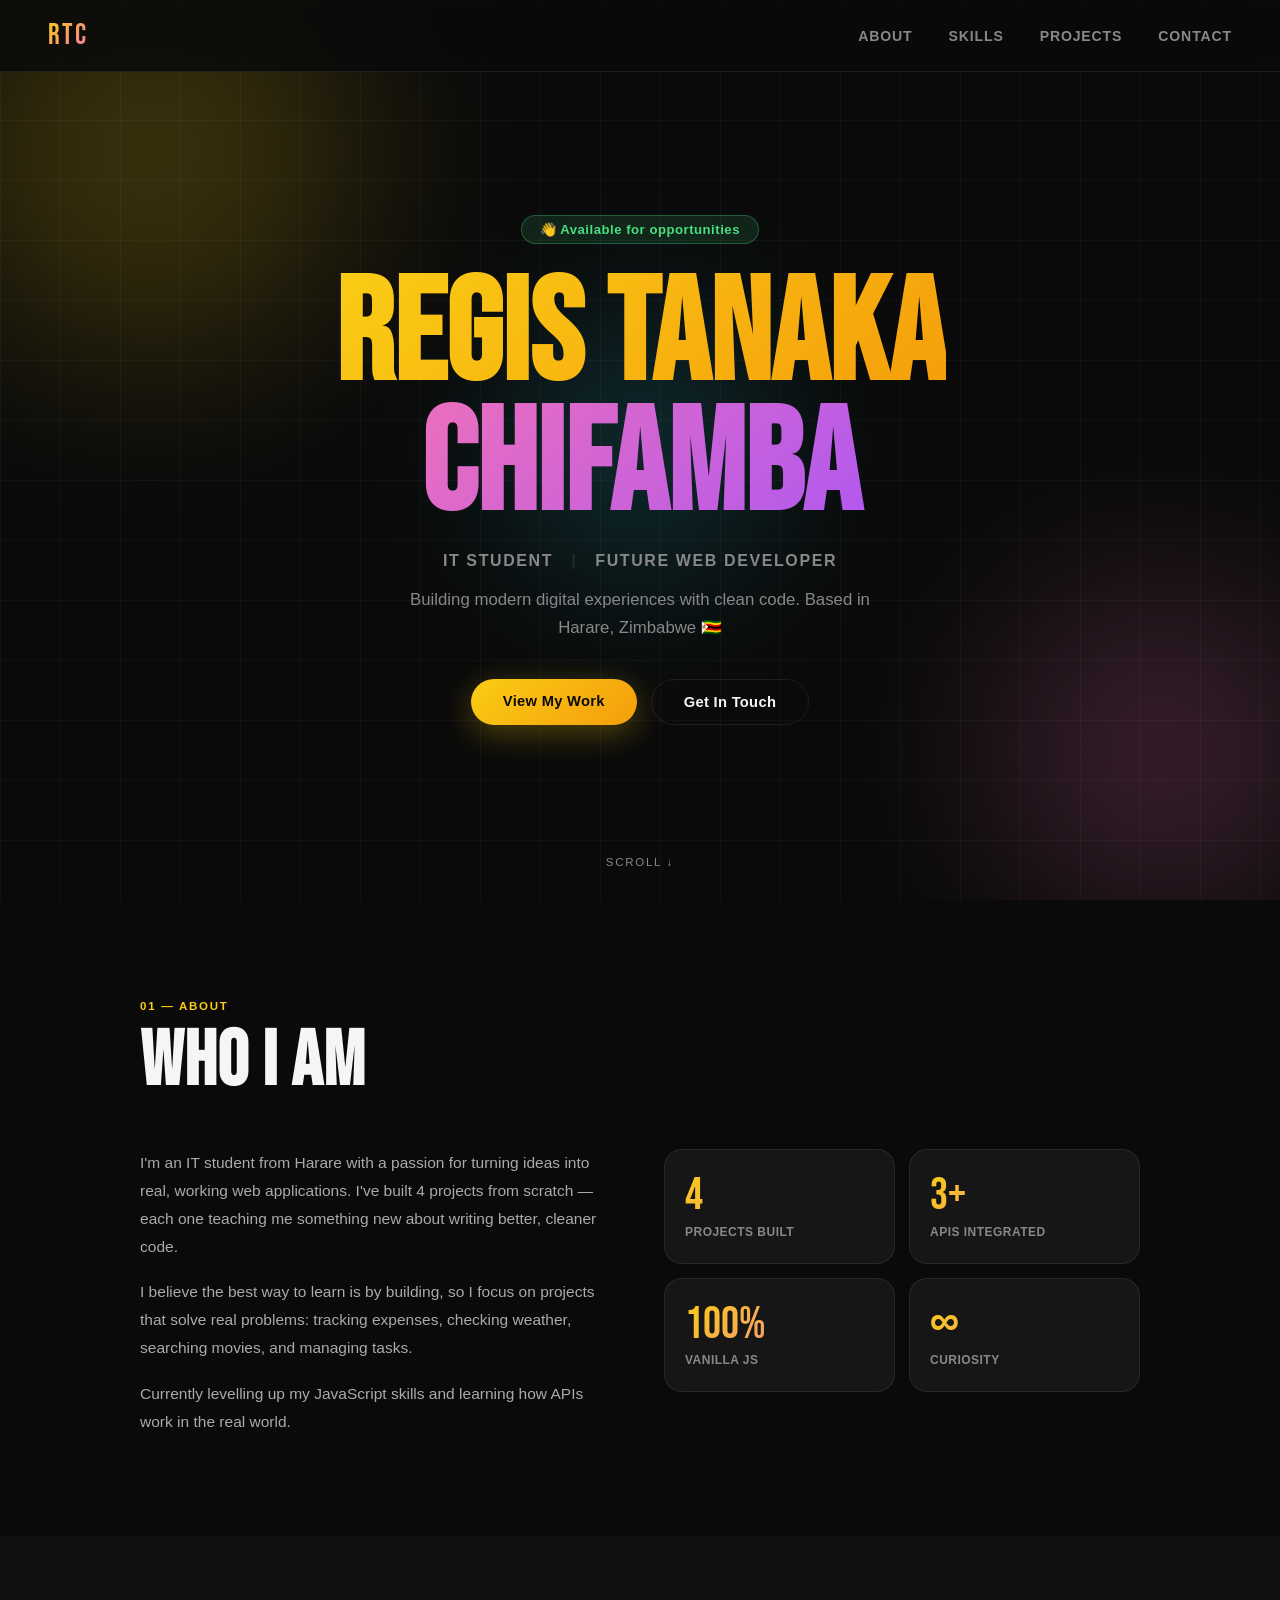
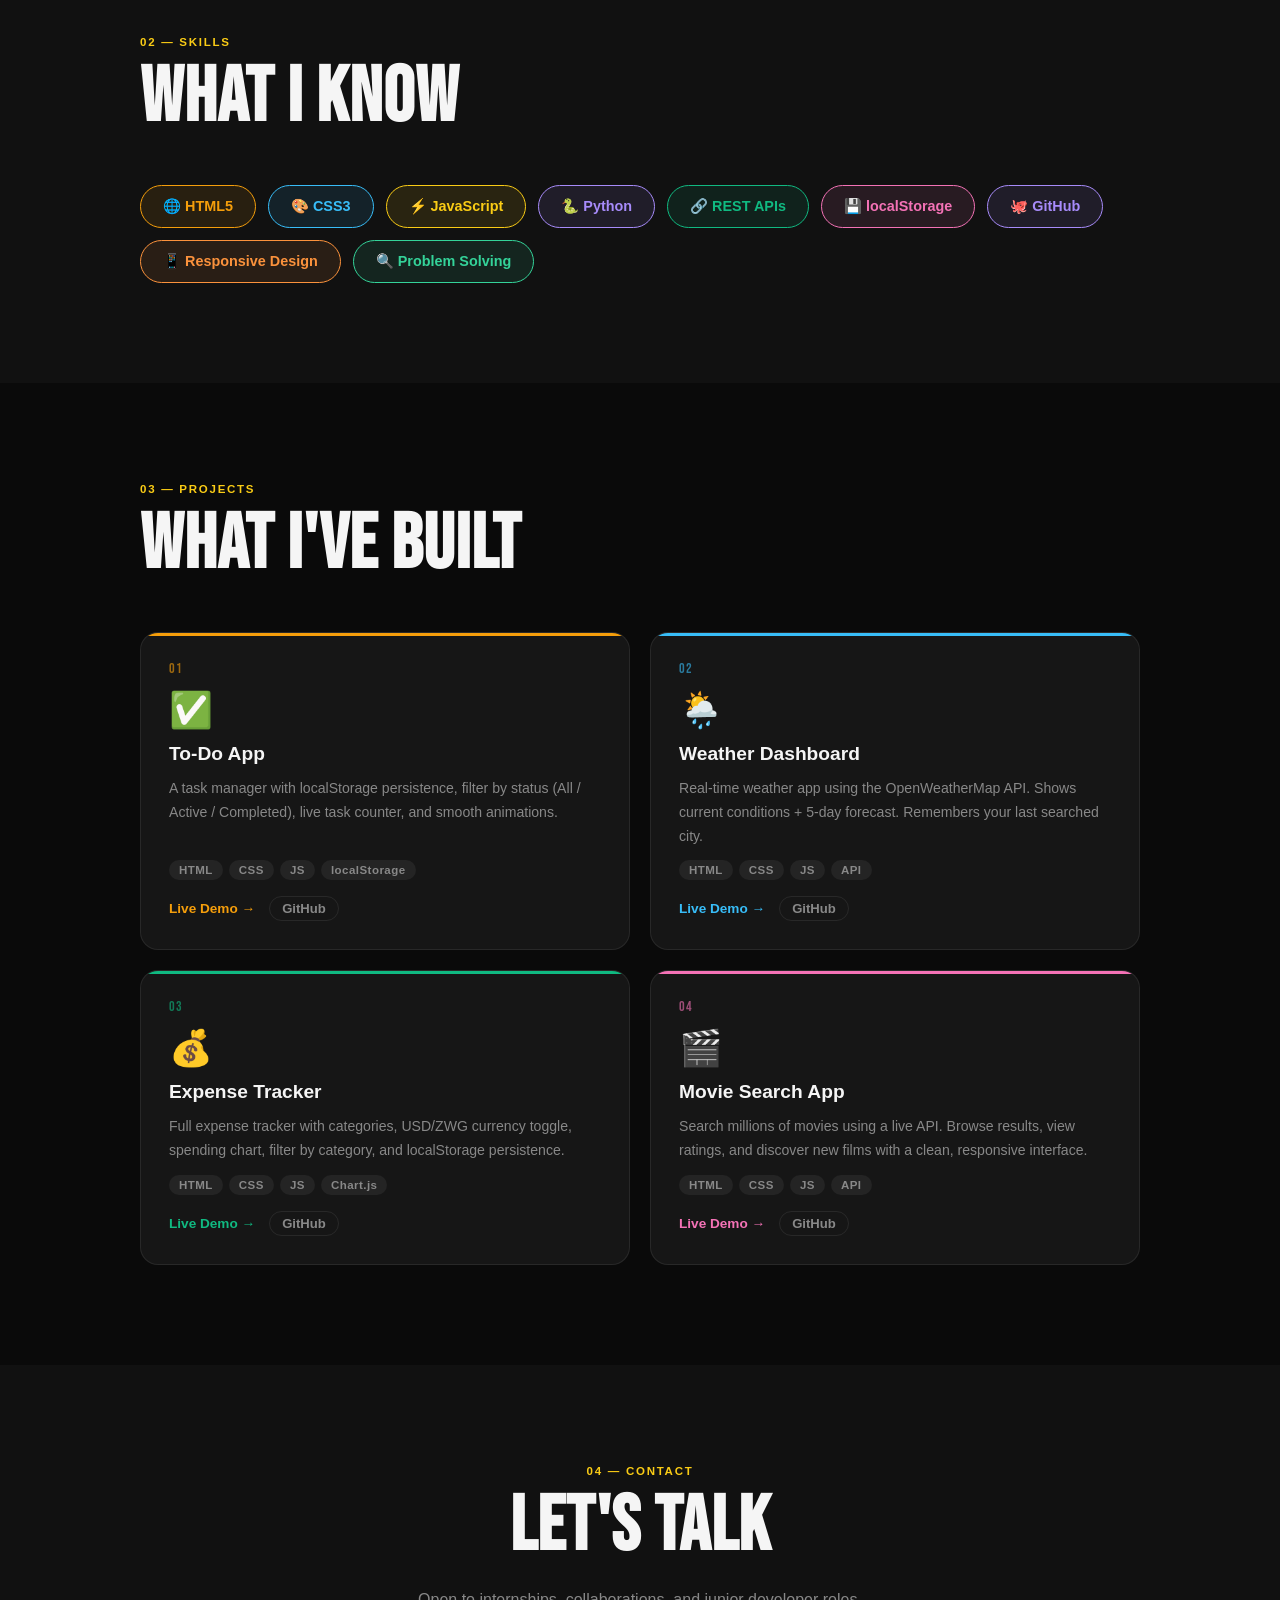
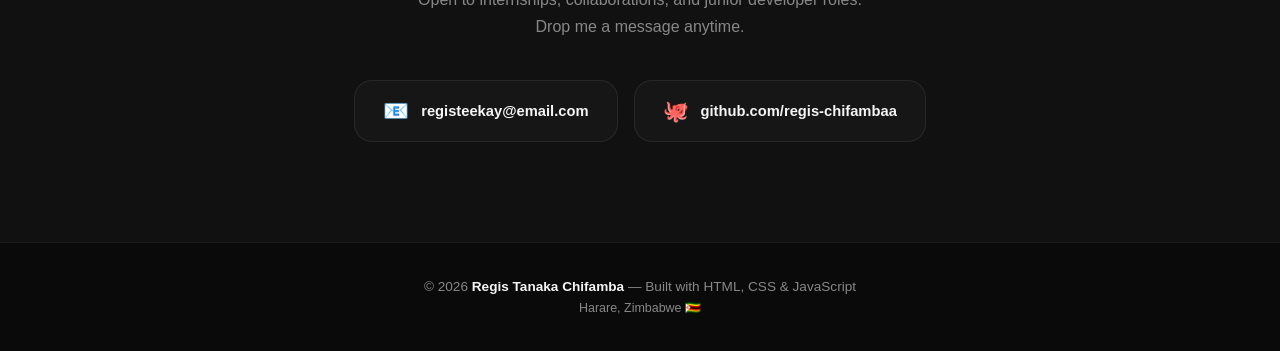
<file: index.html>
<!DOCTYPE html>
<html lang="en">
<head>
    <meta charset="UTF-8">
    <meta name="viewport" content="width=device-width, initial-scale=1.0">
    <meta name="description" content="ICT student from Harare, Zimbabwe building web applications with JavaScript, APIs and modern web design.">
    <title>Regis Tanaka Chifamba — Portfolio</title>

    <link rel="preconnect" href="https://fonts.googleapis.com">
    <link href="https://fonts.googleapis.com/css2?family=Bebas+Neue&family=Cabinet+Grotesk:wght@400;500;700;800&display=swap" rel="stylesheet">
    <link rel="stylesheet" href="style.css">
</head>
<body>

    <!-- NAV -->
    <nav id="navbar">
        <div class="nav-logo">RTC</div>
        <ul class="nav-links">
            <li><a href="#about">About</a></li>
            <li><a href="#skills">Skills</a></li>
            <li><a href="#projects">Projects</a></li>
            <li><a href="#contact">Contact</a></li>
        </ul>
        <button class="nav-toggle" id="navToggle" aria-label="Toggle menu">☰</button>
    </nav>

    <!-- MOBILE MENU -->
    <div class="mobile-menu" id="mobileMenu">
        <a href="#about"   onclick="closeMenu()">About</a>
        <a href="#skills"  onclick="closeMenu()">Skills</a>
        <a href="#projects" onclick="closeMenu()">Projects</a>
        <a href="#contact" onclick="closeMenu()">Contact</a>
    </div>

    <!-- HERO -->
    <section class="hero" id="home">
        <div class="hero-bg">
            <div class="blob blob-1"></div>
            <div class="blob blob-2"></div>
            <div class="blob blob-3"></div>
            <div class="grid-overlay"></div>
        </div>
        <div class="hero-content">
            <div class="hero-badge">👋 Available for opportunities</div>
            <h1 class="hero-name">
                <span class="line-1">Regis Tanaka</span>
                <span class="line-2">Chifamba</span>
            </h1>
            <p class="hero-role">IT Student <span class="divider">|</span> Future Web Developer</p>
            <p class="hero-desc">
                Building modern digital experiences with clean code.
                Based in Harare, Zimbabwe 🇿🇼
            </p>
            <div class="hero-cta">
                <a href="#projects" class="btn btn-primary">View My Work</a>
                <a href="#contact"  class="btn btn-outline">Get In Touch</a>
            </div>
        </div>
        <div class="hero-scroll">scroll ↓</div>
    </section>

    <!-- ABOUT -->
    <section class="section" id="about">
        <div class="section-inner">
            <div class="section-tag">01 — About</div>
            <h2 class="section-title">Who I Am</h2>
            <div class="about-grid">
                <div class="about-text">
                    <p>
                        I'm an IT student from Harare with a passion for turning ideas into
                        real, working web applications. I've built 4 projects from scratch —
                        each one teaching me something new about writing better, cleaner code.
                    </p>
                    <p>
                        I believe the best way to learn is by building, so I focus on projects
                        that solve real problems: tracking expenses, checking weather, searching
                        movies, and managing tasks.
                    </p>
                    <p>
                        Currently levelling up my JavaScript skills and learning how APIs work
                        in the real world.
                    </p>
                </div>
                <div class="about-stats">
                    <div class="stat-card">
                        <span class="stat-num">4</span>
                        <span class="stat-label">Projects Built</span>
                    </div>
                    <div class="stat-card">
                        <span class="stat-num">3+</span>
                        <span class="stat-label">APIs Integrated</span>
                    </div>
                    <div class="stat-card">
                        <span class="stat-num">100%</span>
                        <span class="stat-label">Vanilla JS</span>
                    </div>
                    <div class="stat-card">
                        <span class="stat-num">∞</span>
                        <span class="stat-label">Curiosity</span>
                    </div>
                </div>
            </div>
        </div>
    </section>

    <!-- SKILLS -->
    <section class="section section-alt" id="skills">
        <div class="section-inner">
            <div class="section-tag">02 — Skills</div>
            <h2 class="section-title">What I Know</h2>
            <div class="skills-grid">
                <div class="skill-pill" style="--c:#f59e0b">🌐 HTML5</div>
                <div class="skill-pill" style="--c:#38bdf8">🎨 CSS3</div>
                <div class="skill-pill" style="--c:#facc15">⚡ JavaScript</div>
                <div class="skill-pill" style="--c:#a78bfa">🐍 Python</div>
                <div class="skill-pill" style="--c:#10b981">🔗 REST APIs</div>
                <div class="skill-pill" style="--c:#f472b6">💾 localStorage</div>
                <div class="skill-pill" style="--c:#a78bfa">🐙 GitHub</div>
                <div class="skill-pill" style="--c:#fb923c">📱 Responsive Design</div>
                <div class="skill-pill" style="--c:#34d399">🔍 Problem Solving</div>
            </div>
        </div>
    </section>

    <!-- PROJECTS -->
    <section class="section" id="projects">
        <div class="section-inner">
            <div class="section-tag">03 — Projects</div>
            <h2 class="section-title">What I've Built</h2>
            <div class="projects-grid">

                <div class="project-card" style="--accent:#f59e0b">
                    <div class="project-number">01</div>
                    <div class="project-icon">✅</div>
                    <h3>To-Do App</h3>
                    <p>A task manager with localStorage persistence, filter by status (All / Active / Completed), live task counter, and smooth animations.</p>
                    <div class="project-tags">
                        <span>HTML</span><span>CSS</span><span>JS</span><span>localStorage</span>
                    </div>
                    <div class="project-links">
                        <a href="https://regis-chifambaa.github.io/todo-app/" target="_blank" rel="noopener noreferrer" class="proj-link">Live Demo →</a>
                        <a href="https://github.com/regis-chifambaa/todo-app" target="_blank" rel="noopener noreferrer" class="proj-link-gh">GitHub</a>
                    </div>
                </div>

                <div class="project-card" style="--accent:#38bdf8">
                    <div class="project-number">02</div>
                    <div class="project-icon">🌦️</div>
                    <h3>Weather Dashboard</h3>
                    <p>Real-time weather app using the OpenWeatherMap API. Shows current conditions + 5-day forecast. Remembers your last searched city.</p>
                    <div class="project-tags">
                        <span>HTML</span><span>CSS</span><span>JS</span><span>API</span>
                    </div>
                    <div class="project-links">
                        <a href="https://regis-chifambaa.github.io/weather-app/" target="_blank" rel="noopener noreferrer" class="proj-link">Live Demo →</a>
                        <a href="https://github.com/regis-chifambaa/weather-app" target="_blank" rel="noopener noreferrer" class="proj-link-gh">GitHub</a>
                    </div>
                </div>

                <div class="project-card" style="--accent:#10b981">
                    <div class="project-number">03</div>
                    <div class="project-icon">💰</div>
                    <h3>Expense Tracker</h3>
                    <p>Full expense tracker with categories, USD/ZWG currency toggle, spending chart, filter by category, and localStorage persistence.</p>
                    <div class="project-tags">
                        <span>HTML</span><span>CSS</span><span>JS</span><span>Chart.js</span>
                    </div>
                    <div class="project-links">
                        <a href="https://regis-chifambaa.github.io/expense-tracker/" target="_blank" rel="noopener noreferrer" class="proj-link">Live Demo →</a>
                        <a href="https://github.com/regis-chifambaa/expense-tracker" target="_blank" rel="noopener noreferrer" class="proj-link-gh">GitHub</a>
                    </div>
                </div>

                <div class="project-card" style="--accent:#f472b6">
                    <div class="project-number">04</div>
                    <div class="project-icon">🎬</div>
                    <h3>Movie Search App</h3>
                    <p>Search millions of movies using a live API. Browse results, view ratings, and discover new films with a clean, responsive interface.</p>
                    <div class="project-tags">
                        <span>HTML</span><span>CSS</span><span>JS</span><span>API</span>
                    </div>
                    <div class="project-links">
                        <a href="https://regis-chifambaa.github.io/movie-explorer/" target="_blank" rel="noopener noreferrer" class="proj-link">Live Demo →</a>
                        <a href="https://github.com/regis-chifambaa/movie-explorer" target="_blank" rel="noopener noreferrer" class="proj-link-gh">GitHub</a>
                    </div>
                </div>

            </div>
        </div>
    </section>

    <!-- CONTACT -->
    <section class="section section-alt" id="contact">
        <div class="section-inner contact-inner">
            <div class="section-tag">04 — Contact</div>
            <h2 class="section-title">Let's Talk</h2>
            <p class="contact-desc">
                Open to internships, collaborations, and junior developer roles.
                Drop me a message anytime.
            </p>
            <div class="contact-links">
                <a href="mailto:registeekay@email.com" class="contact-card">
                    <span class="contact-icon">📧</span>
                    <span>registeekay@email.com</span>
                </a>
                <a href="https://github.com/regis-chifambaa" target="_blank" rel="noopener noreferrer" class="contact-card">
                    <span class="contact-icon">🐙</span>
                    <span>github.com/regis-chifambaa</span>
                </a>
            </div>
        </div>
    </section>

    <!-- footer -->
    <footer>
        <p>© 2026 <strong>Regis Tanaka Chifamba</strong> — Built with HTML, CSS & JavaScript</p>
        <p class="footer-sub">Harare, Zimbabwe 🇿🇼</p>
    </footer>

    <script src="script.js"></script>
</body>
</html>
</file>
<file: style.css>
/* ── Reset & Variables ── */
*, *::before, *::after { margin: 0; padding: 0; box-sizing: border-box; }

:root {
    --bg:       #0a0a0a;
    --bg2:      #111111;
    --card:     #161616;
    --border:   rgba(255,255,255,0.08);
    --text:     #f5f5f5;
    --muted:    #888;
    --yellow:   #facc15;
    --cyan:     #22d3ee;
    --pink:     #f472b6;
    --green:    #4ade80;
    --radius:   18px;
}

html { scroll-behavior: smooth; }

body {
    font-family: 'Cabinet Grotesk', sans-serif;
    background: var(--bg);
    color: var(--text);
    overflow-x: hidden;
}

/* ── Nav ── */
#navbar {
    position: fixed;
    top: 0; left: 0; right: 0;
    z-index: 100;
    display: flex;
    align-items: center;
    justify-content: space-between;
    padding: 18px 48px;
    background: rgba(10,10,10,0.85);
    backdrop-filter: blur(16px);
    border-bottom: 1px solid var(--border);
    transition: padding 0.3s;
}

#navbar.scrolled { padding: 12px 48px; }

.nav-logo {
    font-family: 'Bebas Neue', sans-serif;
    font-size: 1.8rem;
    letter-spacing: 2px;
    background: linear-gradient(135deg, var(--yellow), var(--pink));
    -webkit-background-clip: text;
    -webkit-text-fill-color: transparent;
    background-clip: text;
}

.nav-links {
    display: flex;
    list-style: none;
    gap: 36px;
}

.nav-links a {
    color: var(--muted);
    text-decoration: none;
    font-size: 0.88rem;
    font-weight: 700;
    letter-spacing: 0.06em;
    text-transform: uppercase;
    transition: color 0.2s;
    position: relative;
}

.nav-links a::after {
    content: '';
    position: absolute;
    bottom: -4px; left: 0;
    width: 0; height: 2px;
    background: var(--yellow);
    transition: width 0.2s;
}

.nav-links a:hover { color: var(--text); }
.nav-links a:hover::after { width: 100%; }

.nav-toggle {
    display: none;
    background: none;
    border: 1px solid var(--border);
    color: var(--text);
    font-size: 1.2rem;
    padding: 6px 12px;
    border-radius: 8px;
    cursor: pointer;
}

/* ── Mobile Menu ── */
.mobile-menu {
    display: none;
    position: fixed;
    top: 65px; left: 0; right: 0;
    z-index: 99;
    background: rgba(10,10,10,0.97);
    backdrop-filter: blur(16px);
    border-bottom: 1px solid var(--border);
    padding: 20px;
    flex-direction: column;
    gap: 16px;
}

.mobile-menu.open { display: flex; }

.mobile-menu a {
    color: var(--text);
    text-decoration: none;
    font-size: 1.1rem;
    font-weight: 700;
    padding: 12px 16px;
    border-radius: 10px;
    transition: background 0.2s;
}

.mobile-menu a:hover { background: var(--card); }

/* ── Hero ── */
.hero {
    min-height: 100vh;
    display: flex;
    align-items: center;
    justify-content: center;
    position: relative;
    overflow: hidden;
    padding: 120px 48px 80px;
}

.hero-bg {
    position: absolute;
    inset: 0;
    pointer-events: none;
}

.blob {
    position: absolute;
    border-radius: 50%;
    filter: blur(80px);
    opacity: 0.25;
    animation: float 8s ease-in-out infinite;
}

.blob-1 {
    width: 500px; height: 500px;
    background: radial-gradient(circle, #facc15, transparent);
    top: -100px; left: -100px;
    animation-delay: 0s;
}

.blob-2 {
    width: 400px; height: 400px;
    background: radial-gradient(circle, #f472b6, transparent);
    bottom: -50px; right: -80px;
    animation-delay: 3s;
}

.blob-3 {
    width: 300px; height: 300px;
    background: radial-gradient(circle, #22d3ee, transparent);
    top: 50%; left: 50%;
    transform: translate(-50%, -50%);
    animation-delay: 1.5s;
}

@keyframes float {
    0%, 100% { transform: translateY(0) scale(1); }
    50%       { transform: translateY(-30px) scale(1.05); }
}

.blob-3 { animation: float3 8s ease-in-out 1.5s infinite; }
@keyframes float3 {
    0%, 100% { transform: translate(-50%,-50%) scale(1); }
    50%       { transform: translate(-50%,-50%) scale(1.08); }
}

.grid-overlay {
    position: absolute;
    inset: 0;
    background-image:
        linear-gradient(rgba(255,255,255,0.03) 1px, transparent 1px),
        linear-gradient(90deg, rgba(255,255,255,0.03) 1px, transparent 1px);
    background-size: 60px 60px;
}

.hero-content {
    position: relative;
    z-index: 2;
    max-width: 780px;
    text-align: center;
    animation: heroFade 0.8s ease both;
}

@keyframes heroFade {
    from { opacity: 0; transform: translateY(30px); }
    to   { opacity: 1; transform: translateY(0); }
}

.hero-badge {
    display: inline-block;
    padding: 6px 18px;
    background: rgba(74,222,128,0.12);
    border: 1px solid rgba(74,222,128,0.3);
    color: var(--green);
    border-radius: 100px;
    font-size: 0.82rem;
    font-weight: 700;
    letter-spacing: 0.04em;
    margin-bottom: 28px;
    animation: heroFade 0.8s ease 0.1s both;
}

.hero-name {
    font-family: 'Bebas Neue', sans-serif;
    line-height: 0.9;
    margin-bottom: 20px;
    animation: heroFade 0.8s ease 0.2s both;
}

.hero-name .line-1 {
    display: block;
    font-size: clamp(4rem, 12vw, 9rem);
    background: linear-gradient(135deg, #facc15 0%, #f59e0b 100%);
    -webkit-background-clip: text;
    -webkit-text-fill-color: transparent;
    background-clip: text;
}

.hero-name .line-2 {
    display: block;
    font-size: clamp(4rem, 12vw, 9rem);
    background: linear-gradient(135deg, #f472b6 0%, #a855f7 100%);
    -webkit-background-clip: text;
    -webkit-text-fill-color: transparent;
    background-clip: text;
}

.hero-role {
    font-size: 1rem;
    font-weight: 700;
    color: var(--muted);
    letter-spacing: 0.1em;
    text-transform: uppercase;
    margin-bottom: 16px;
    animation: heroFade 0.8s ease 0.3s both;
}

.hero-role .divider { margin: 0 12px; color: var(--border); }

.hero-desc {
    font-size: 1.05rem;
    color: var(--muted);
    max-width: 480px;
    margin: 0 auto 36px;
    line-height: 1.7;
    animation: heroFade 0.8s ease 0.35s both;
}

.hero-cta {
    display: flex;
    gap: 14px;
    justify-content: center;
    flex-wrap: wrap;
    animation: heroFade 0.8s ease 0.4s both;
}

.btn {
    padding: 14px 32px;
    border-radius: 100px;
    font-family: 'Cabinet Grotesk', sans-serif;
    font-size: 0.92rem;
    font-weight: 800;
    text-decoration: none;
    transition: transform 0.2s, box-shadow 0.2s;
    letter-spacing: 0.02em;
}

.btn:hover { transform: translateY(-3px); }

.btn-primary {
    background: linear-gradient(135deg, #facc15, #f59e0b);
    color: #0a0a0a;
    box-shadow: 0 8px 32px rgba(250,204,21,0.3);
}

.btn-primary:hover { box-shadow: 0 12px 40px rgba(250,204,21,0.45); }

.btn-outline {
    background: transparent;
    color: var(--text);
    border: 1.5px solid var(--border);
}

.btn-outline:hover { border-color: rgba(255,255,255,0.3); }

.hero-scroll {
    position: absolute;
    bottom: 32px;
    left: 50%;
    transform: translateX(-50%);
    font-size: 0.72rem;
    letter-spacing: 0.15em;
    text-transform: uppercase;
    color: var(--muted);
    animation: bounce 2s ease infinite;
}

@keyframes bounce {
    0%, 100% { transform: translateX(-50%) translateY(0); }
    50%       { transform: translateX(-50%) translateY(6px); }
}

/* ── Sections ── */
.section {
    padding: 100px 48px;
}

.section-alt { background: var(--bg2); }

.section-inner {
    max-width: 1000px;
    margin: 0 auto;
}

.section-tag {
    font-size: 0.72rem;
    font-weight: 800;
    letter-spacing: 0.15em;
    text-transform: uppercase;
    color: var(--yellow);
    margin-bottom: 12px;
}

.section-title {
    font-family: 'Bebas Neue', sans-serif;
    font-size: clamp(2.8rem, 6vw, 5rem);
    letter-spacing: 1px;
    margin-bottom: 48px;
    line-height: 1;
}

/* ── About ── */
.about-grid {
    display: grid;
    grid-template-columns: 1fr 1fr;
    gap: 48px;
    align-items: start;
}

.about-text {
    display: flex;
    flex-direction: column;
    gap: 18px;
}

.about-text p {
    color: #aaa;
    line-height: 1.8;
    font-size: 0.97rem;
}

.about-stats {
    display: grid;
    grid-template-columns: 1fr 1fr;
    gap: 14px;
}

.stat-card {
    background: var(--card);
    border: 1px solid var(--border);
    border-radius: var(--radius);
    padding: 24px 20px;
    display: flex;
    flex-direction: column;
    gap: 6px;
    transition: border-color 0.2s, transform 0.2s;
}

.stat-card:hover {
    border-color: rgba(250,204,21,0.3);
    transform: translateY(-4px);
}

.stat-num {
    font-family: 'Bebas Neue', sans-serif;
    font-size: 2.8rem;
    background: linear-gradient(135deg, var(--yellow), var(--pink));
    -webkit-background-clip: text;
    -webkit-text-fill-color: transparent;
    background-clip: text;
    line-height: 1;
}

.stat-label {
    font-size: 0.75rem;
    color: var(--muted);
    font-weight: 700;
    letter-spacing: 0.04em;
    text-transform: uppercase;
}

/* ── Skills ── */
.skills-grid {
    display: flex;
    flex-wrap: wrap;
    gap: 12px;
}

.skill-pill {
    padding: 12px 22px;
    border-radius: 100px;
    border: 1.5px solid var(--c, #facc15);
    color: var(--c, #facc15);
    background: color-mix(in srgb, var(--c, #facc15) 10%, transparent);
    font-size: 0.9rem;
    font-weight: 700;
    transition: background 0.2s, transform 0.2s;
    cursor: default;
}

.skill-pill:hover {
    background: color-mix(in srgb, var(--c, #facc15) 20%, transparent);
    transform: translateY(-3px);
}

/* ── Projects ── */
.projects-grid {
    display: grid;
    grid-template-columns: repeat(2, 1fr);
    gap: 20px;
}

.project-card {
    background: var(--card);
    border: 1px solid var(--border);
    border-radius: var(--radius);
    padding: 28px;
    display: flex;
    flex-direction: column;
    gap: 12px;
    position: relative;
    overflow: hidden;
    transition: border-color 0.2s, transform 0.2s;
}

.project-card::before {
    content: '';
    position: absolute;
    top: 0; left: 0; right: 0;
    height: 3px;
    background: var(--accent, #facc15);
}

.project-card:hover {
    border-color: color-mix(in srgb, var(--accent, #facc15) 40%, transparent);
    transform: translateY(-6px);
}

.project-number {
    font-family: 'Bebas Neue', sans-serif;
    font-size: 0.85rem;
    letter-spacing: 0.1em;
    color: var(--accent, #facc15);
    opacity: 0.6;
}

.project-icon {
    font-size: 2.2rem;
}

.project-card h3 {
    font-size: 1.2rem;
    font-weight: 800;
    color: var(--text);
}

.project-card p {
    font-size: 0.88rem;
    color: var(--muted);
    line-height: 1.7;
    flex: 1;
}

.project-tags {
    display: flex;
    flex-wrap: wrap;
    gap: 6px;
}

.project-tags span {
    font-size: 0.72rem;
    font-weight: 700;
    padding: 4px 10px;
    border-radius: 100px;
    background: rgba(255,255,255,0.06);
    color: var(--muted);
    letter-spacing: 0.04em;
}

.project-links {
    display: flex;
    gap: 14px;
    align-items: center;
    margin-top: 4px;
}

.proj-link {
    font-size: 0.85rem;
    font-weight: 800;
    color: var(--accent, #facc15);
    text-decoration: none;
    transition: opacity 0.2s;
}

.proj-link:hover { opacity: 0.7; }

.proj-link-gh {
    font-size: 0.82rem;
    font-weight: 700;
    color: var(--muted);
    text-decoration: none;
    border: 1px solid var(--border);
    padding: 4px 12px;
    border-radius: 100px;
    transition: color 0.2s, border-color 0.2s;
}

.proj-link-gh:hover { color: var(--text); border-color: rgba(255,255,255,0.2); }

/* ── Contact ── */
.contact-inner { text-align: center; }

.contact-desc {
    color: var(--muted);
    font-size: 1rem;
    max-width: 480px;
    margin: -28px auto 40px;
    line-height: 1.7;
}

.contact-links {
    display: flex;
    gap: 16px;
    justify-content: center;
    flex-wrap: wrap;
}

.contact-card {
    display: flex;
    align-items: center;
    gap: 12px;
    padding: 18px 28px;
    background: var(--card);
    border: 1px solid var(--border);
    border-radius: var(--radius);
    text-decoration: none;
    color: var(--text);
    font-weight: 700;
    font-size: 0.92rem;
    transition: border-color 0.2s, transform 0.2s;
}

.contact-card:hover {
    border-color: rgba(250,204,21,0.4);
    transform: translateY(-4px);
}

.contact-icon { font-size: 1.3rem; }

/* ── Footer ── */
footer {
    text-align: center;
    padding: 36px;
    border-top: 1px solid var(--border);
    color: var(--muted);
    font-size: 0.85rem;
}

footer strong { color: var(--text); }
.footer-sub { margin-top: 6px; font-size: 0.78rem; }

/* ── Responsive ── */
@media (max-width: 768px) {
    #navbar { padding: 16px 20px; }
    .nav-links { display: none; }
    .nav-toggle { display: block; }

    .hero { padding: 100px 20px 80px; }
    .section { padding: 70px 20px; }

    .about-grid { grid-template-columns: 1fr; }
    .projects-grid { grid-template-columns: 1fr; }

    .contact-links { flex-direction: column; align-items: center; }
    .contact-card { width: 100%; max-width: 340px; justify-content: center; }
}

@media (max-width: 480px) {
    .about-stats { grid-template-columns: 1fr 1fr; }
    .hero-cta { flex-direction: column; align-items: center; }
    .btn { width: 100%; max-width: 260px; text-align: center; }
}
</file>
